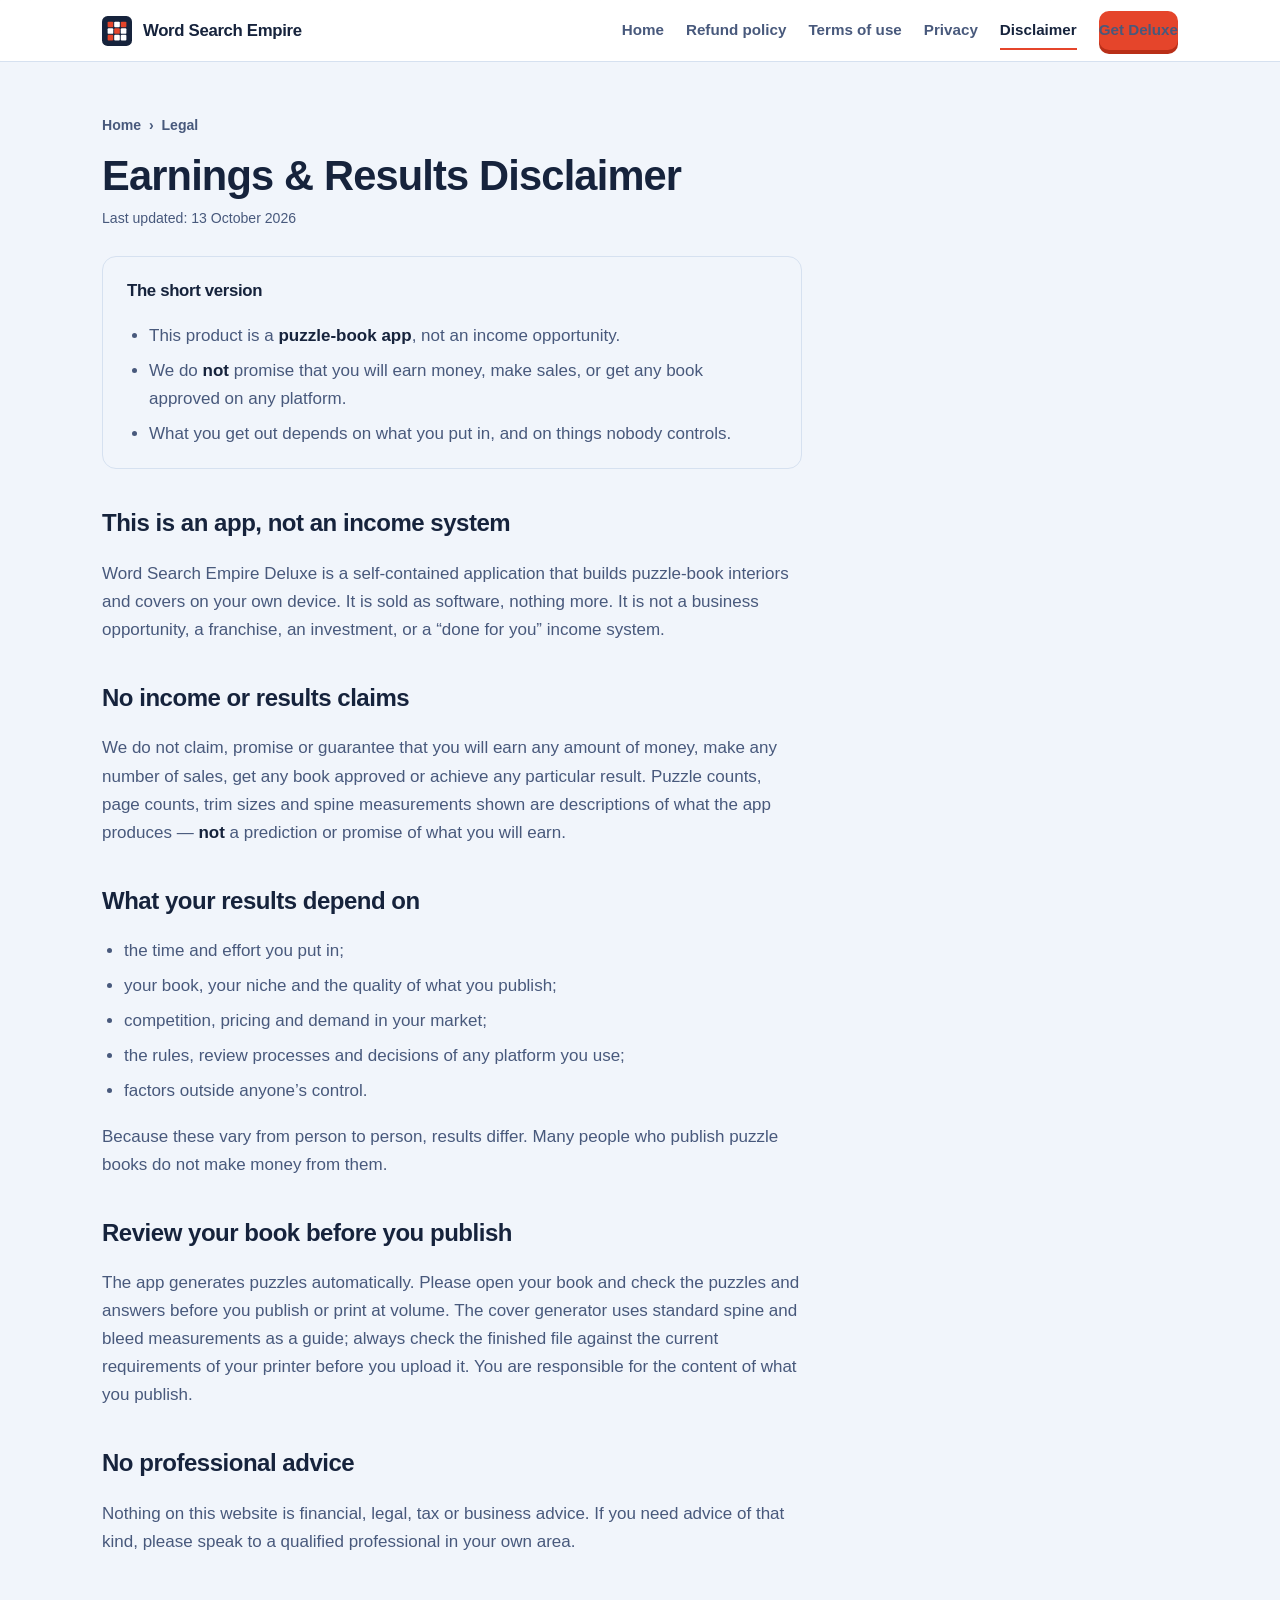
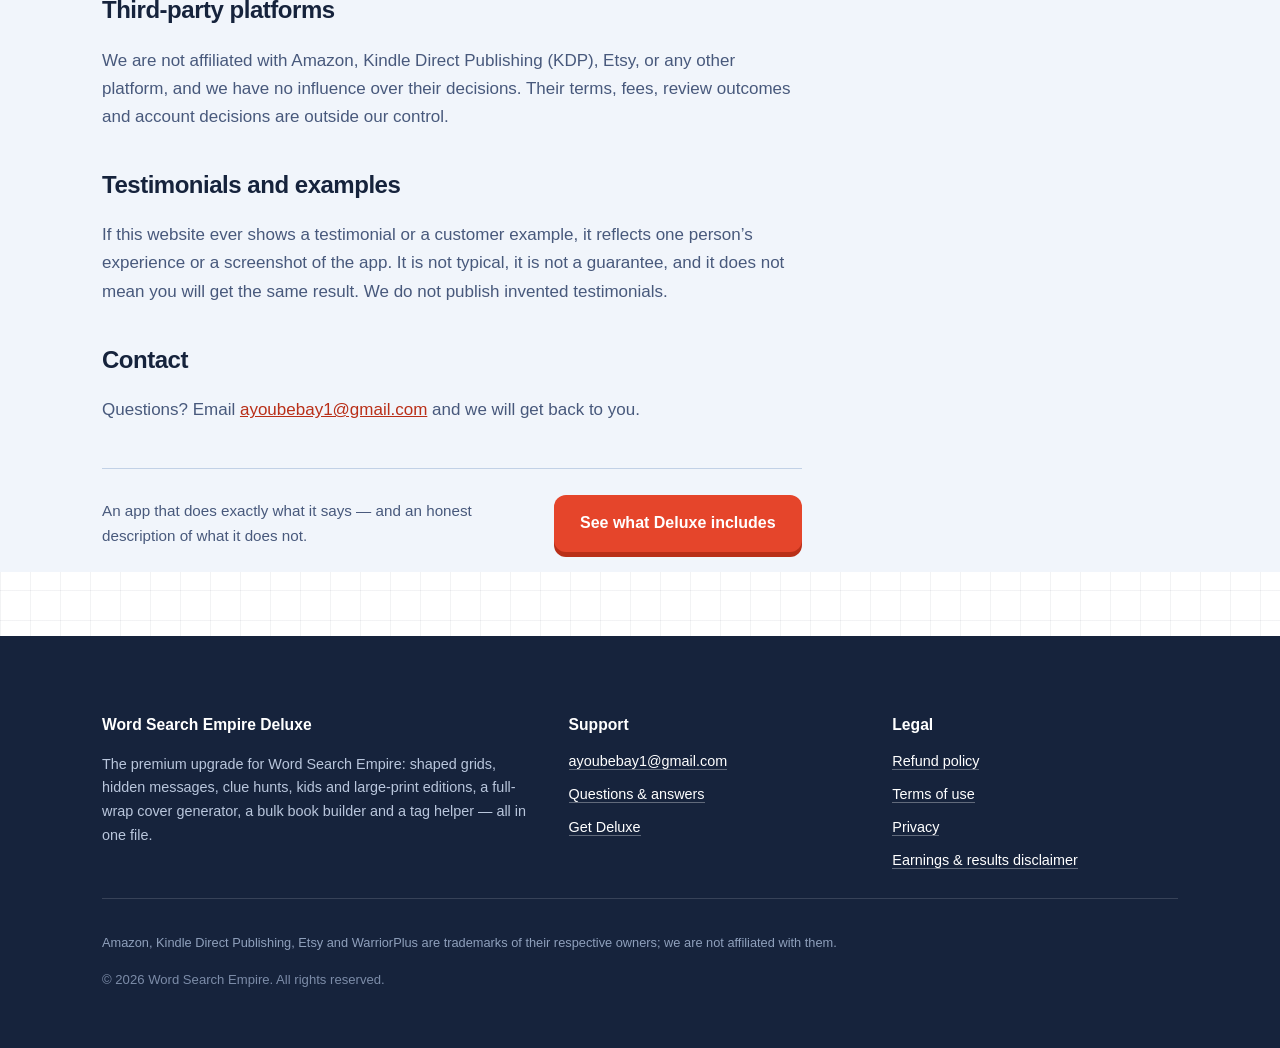
<file: deluxe/earnings-results-disclaimer.html>
<!DOCTYPE html>
<html lang="en-GB">
<head>
<meta charset="utf-8" />
<meta name="viewport" content="width=device-width, initial-scale=1" />
<title>Earnings &amp; Results Disclaimer — Word Search Empire Deluxe</title>
<meta name="description" content="Word Search Empire Deluxe is a puzzle-book app, not an income opportunity. No earnings or results are promised." />
<meta name="theme-color" content="#16233C" />
<link rel="icon" href="data:image/svg+xml,%3Csvg xmlns='http://www.w3.org/2000/svg' viewBox='0 0 32 32'%3E%3Crect width='32' height='32' rx='6' fill='%2316233C'/%3E%3Cg fill='%23E5452B'%3E%3Crect x='6' y='6' width='6' height='6' rx='1'/%3E%3Crect x='20' y='6' width='6' height='6' rx='1'/%3E%3Crect x='6' y='20' width='6' height='6' rx='1'/%3E%3Crect x='13' y='13' width='6' height='6' rx='1'/%3E%3C/g%3E%3Cg fill='%23fff'%3E%3Crect x='13' y='6' width='6' height='6' rx='1'/%3E%3Crect x='6' y='13' width='6' height='6' rx='1'/%3E%3Crect x='20' y='13' width='6' height='6' rx='1'/%3E%3Crect x='13' y='20' width='6' height='6' rx='1'/%3E%3Crect x='20' y='20' width='6' height='6' rx='1'/%3E%3C/g%3E%3C/svg%3E" />
<!-- Fonts are system fonts: these pages make no third-party requests. -->
<link rel="stylesheet" href="assets/legal.css" />
</head>
<body>

<header class="top">
  <div class="top-in">
    <a class="brand" href="index.html">
      <svg class="mark" viewBox="0 0 32 32" aria-hidden="true">
        <rect width="32" height="32" rx="6" fill="#16233C"/>
        <rect x="6" y="6" width="6" height="6" rx="1" fill="#E5452B"/>
        <rect x="20" y="6" width="6" height="6" rx="1" fill="#E5452B"/>
        <rect x="6" y="20" width="6" height="6" rx="1" fill="#E5452B"/>
        <rect x="13" y="13" width="6" height="6" rx="1" fill="#E5452B"/>
        <rect x="13" y="6" width="6" height="6" rx="1" fill="#fff"/>
        <rect x="6" y="13" width="6" height="6" rx="1" fill="#fff"/>
        <rect x="20" y="13" width="6" height="6" rx="1" fill="#fff"/>
        <rect x="13" y="20" width="6" height="6" rx="1" fill="#fff"/>
        <rect x="20" y="20" width="6" height="6" rx="1" fill="#fff"/>
      </svg>
      Word Search Empire
    </a>
    <nav class="topnav">
      <a href="index.html">Home</a>
      <a href="refund-policy.html">Refund policy</a>
      <a href="terms-of-use.html">Terms of use</a>
      <a href="privacy.html">Privacy</a>
      <a href="earnings-results-disclaimer.html" aria-current="page">Disclaimer</a>
      <a class="btn btn-sm" href="index.html#offer">Get Deluxe</a>
    </nav>
  </div>
</header>

<main>
<div class="docband docband-wash">
  <div class="wrap">
    <div class="doc">
      <p class="crumbs"><a href="index.html">Home</a> &nbsp;&rsaquo;&nbsp; Legal</p>
      <h1>Earnings &amp; Results Disclaimer</h1>
      <p class="updated">Last updated: 13 October 2026</p>
      <div class="tldr">
        <h2>The short version</h2>
        <ul>
          <li>This product is a <b>puzzle-book app</b>, not an income opportunity.</li>
          <li>We do <b>not</b> promise that you will earn money, make sales, or get any book approved on any platform.</li>
          <li>What you get out depends on what you put in, and on things nobody controls.</li>
        </ul>
      </div>

      <h2>This is an app, not an income system</h2>
      <p>Word Search Empire Deluxe is a self-contained application that builds puzzle-book interiors and covers on your own device. It is sold as software, nothing more. It is not a business opportunity, a franchise, an investment, or a &ldquo;done for you&rdquo; income system.</p>

      <h2>No income or results claims</h2>
      <p>We do not claim, promise or guarantee that you will earn any amount of money, make any number of sales, get any book approved or achieve any particular result. Puzzle counts, page counts, trim sizes and spine measurements shown are descriptions of what the app produces &mdash; <b>not</b> a prediction or promise of what you will earn.</p>

      <h2>What your results depend on</h2>
      <ul>
        <li>the time and effort you put in;</li>
        <li>your book, your niche and the quality of what you publish;</li>
        <li>competition, pricing and demand in your market;</li>
        <li>the rules, review processes and decisions of any platform you use;</li>
        <li>factors outside anyone&rsquo;s control.</li>
      </ul>
      <p>Because these vary from person to person, results differ. Many people who publish puzzle books do not make money from them.</p>

      <h2>Review your book before you publish</h2>
      <p>The app generates puzzles automatically. Please open your book and check the puzzles and answers before you publish or print at volume. The cover generator uses standard spine and bleed measurements as a guide; always check the finished file against the current requirements of your printer before you upload it. You are responsible for the content of what you publish.</p>

      <h2>No professional advice</h2>
      <p>Nothing on this website is financial, legal, tax or business advice. If you need advice of that kind, please speak to a qualified professional in your own area.</p>

      <h2>Third-party platforms</h2>
      <p>We are not affiliated with Amazon, Kindle Direct Publishing (KDP), Etsy, or any other platform, and we have no influence over their decisions. Their terms, fees, review outcomes and account decisions are outside our control.</p>

      <h2>Testimonials and examples</h2>
      <p>If this website ever shows a testimonial or a customer example, it reflects one person&rsquo;s experience or a screenshot of the app. It is not typical, it is not a guarantee, and it does not mean you will get the same result. We do not publish invented testimonials.</p>

      <h2>Contact</h2>
      <p>Questions? Email <a href="mailto:ayoubebay1@gmail.com" data-support>ayoubebay1@gmail.com</a> and we will get back to you.</p>

      <div class="backcta">
        <p>An app that does exactly what it says &mdash; and an honest description of what it does not.</p>
        <a class="btn" href="index.html#offer">See what Deluxe includes</a>
      </div>
    </div>
  </div>
</div>
</main>

<footer>
  <div class="wrap">
    <div class="foot-grid">
      <div>
        <h4>Word Search Empire Deluxe</h4>
        <p style="margin-bottom:0">The premium upgrade for Word Search Empire: shaped grids, hidden messages, clue hunts, kids and large-print editions, a full-wrap cover generator, a bulk book builder and a tag helper &mdash; all in one file.</p>
      </div>
      <div>
        <h4>Support</h4>
        <ul>
          <li><a href="mailto:ayoubebay1@gmail.com" data-support>ayoubebay1@gmail.com</a></li>
          <li><a href="index.html#faq">Questions &amp; answers</a></li>
          <li><a href="index.html#offer">Get Deluxe</a></li>
        </ul>
      </div>
      <div>
        <h4>Legal</h4>
        <ul>
          <li><a href="refund-policy.html">Refund policy</a></li>
          <li><a href="terms-of-use.html">Terms of use</a></li>
          <li><a href="privacy.html">Privacy</a></li>
          <li><a href="earnings-results-disclaimer.html">Earnings &amp; results disclaimer</a></li>
        </ul>
      </div>
    </div>
    <div class="disc">
      <p>Amazon, Kindle Direct Publishing, Etsy and WarriorPlus are trademarks of their respective owners; we are not affiliated with them.</p>
    </div>
    <p class="copyright">&copy; <span id="year">2026</span> Word Search Empire. All rights reserved.</p>
  </div>
</footer>

<script>
(function () {
  /* EDIT THIS ONE LINE to your real support address. */
  var SUPPORT_EMAIL = "ayoubebay1@gmail.com";
  Array.prototype.forEach.call(document.querySelectorAll("[data-support]"), function (el) {
    el.textContent = SUPPORT_EMAIL;
    el.setAttribute("href", "mailto:" + SUPPORT_EMAIL);
  });
  var y = document.getElementById("year");
  if (y) y.textContent = String(new Date().getFullYear());
})();
</script>
</body>
</html>
</file>
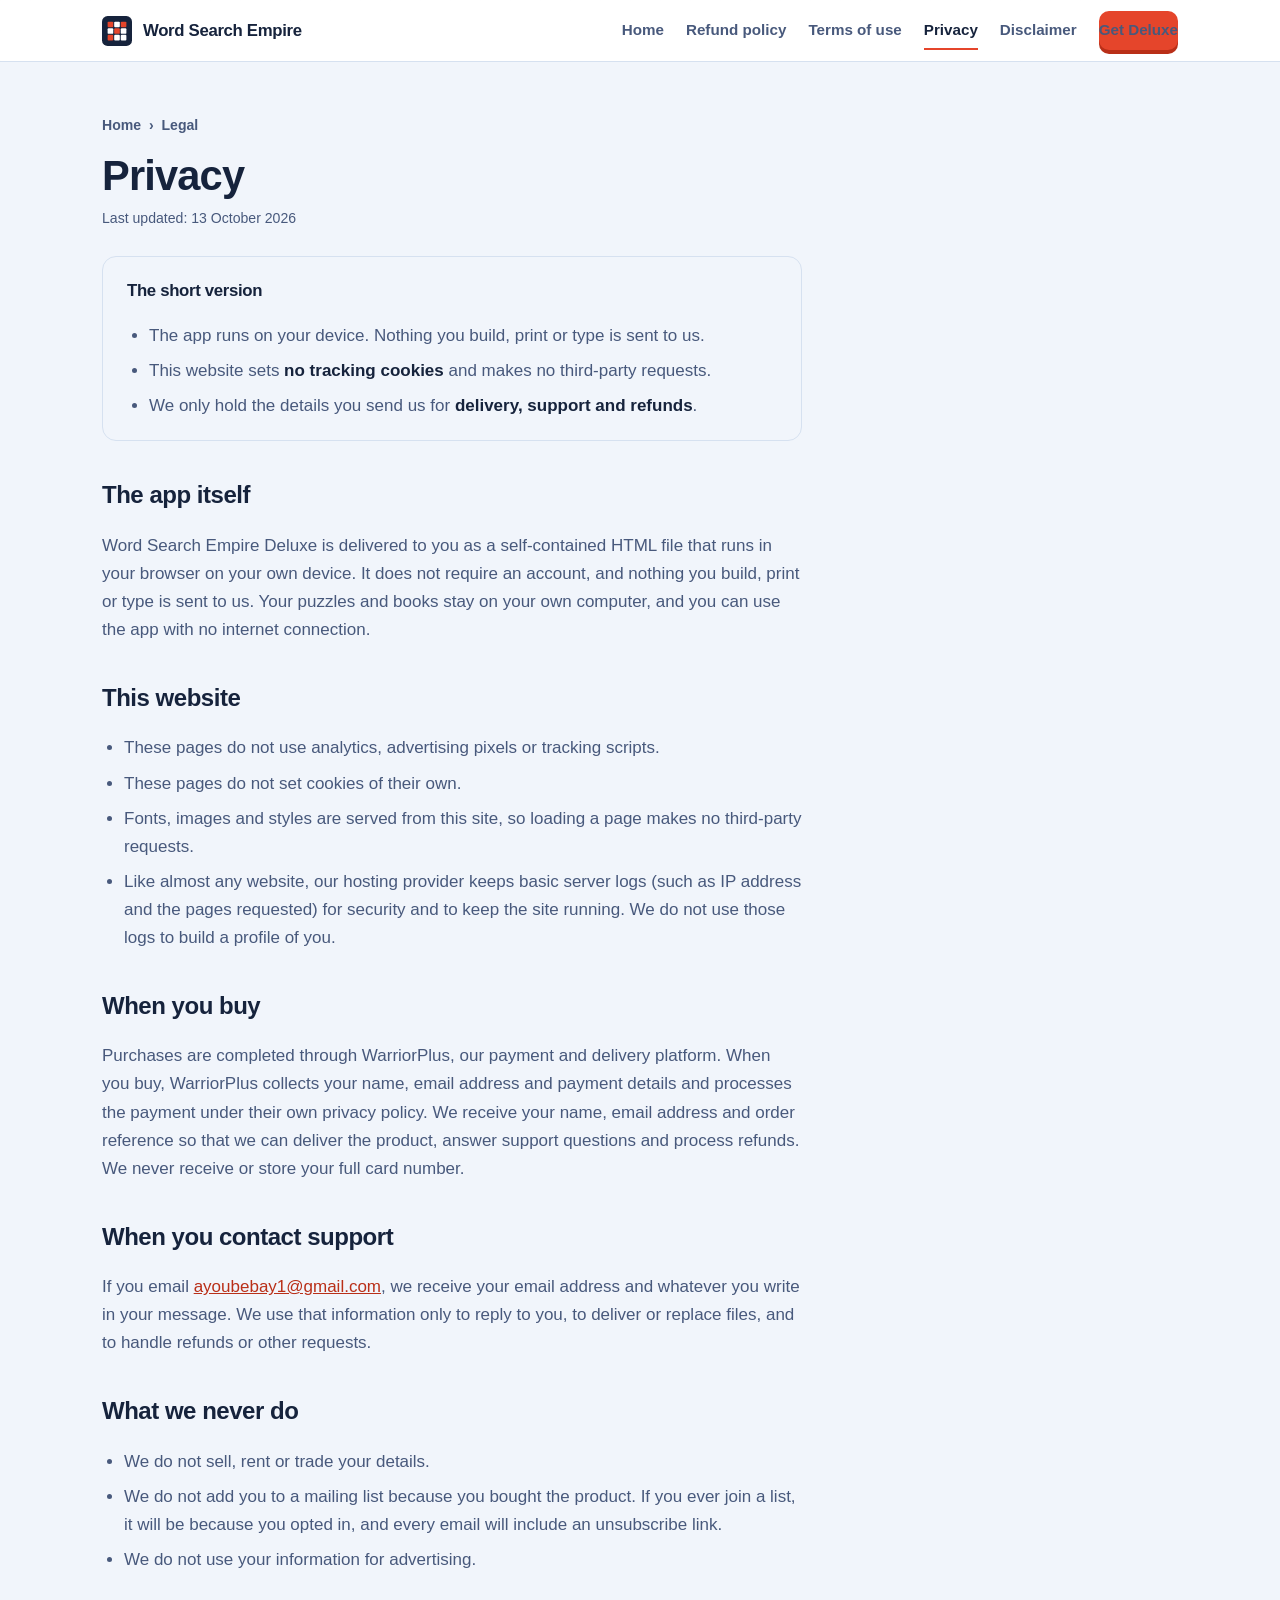
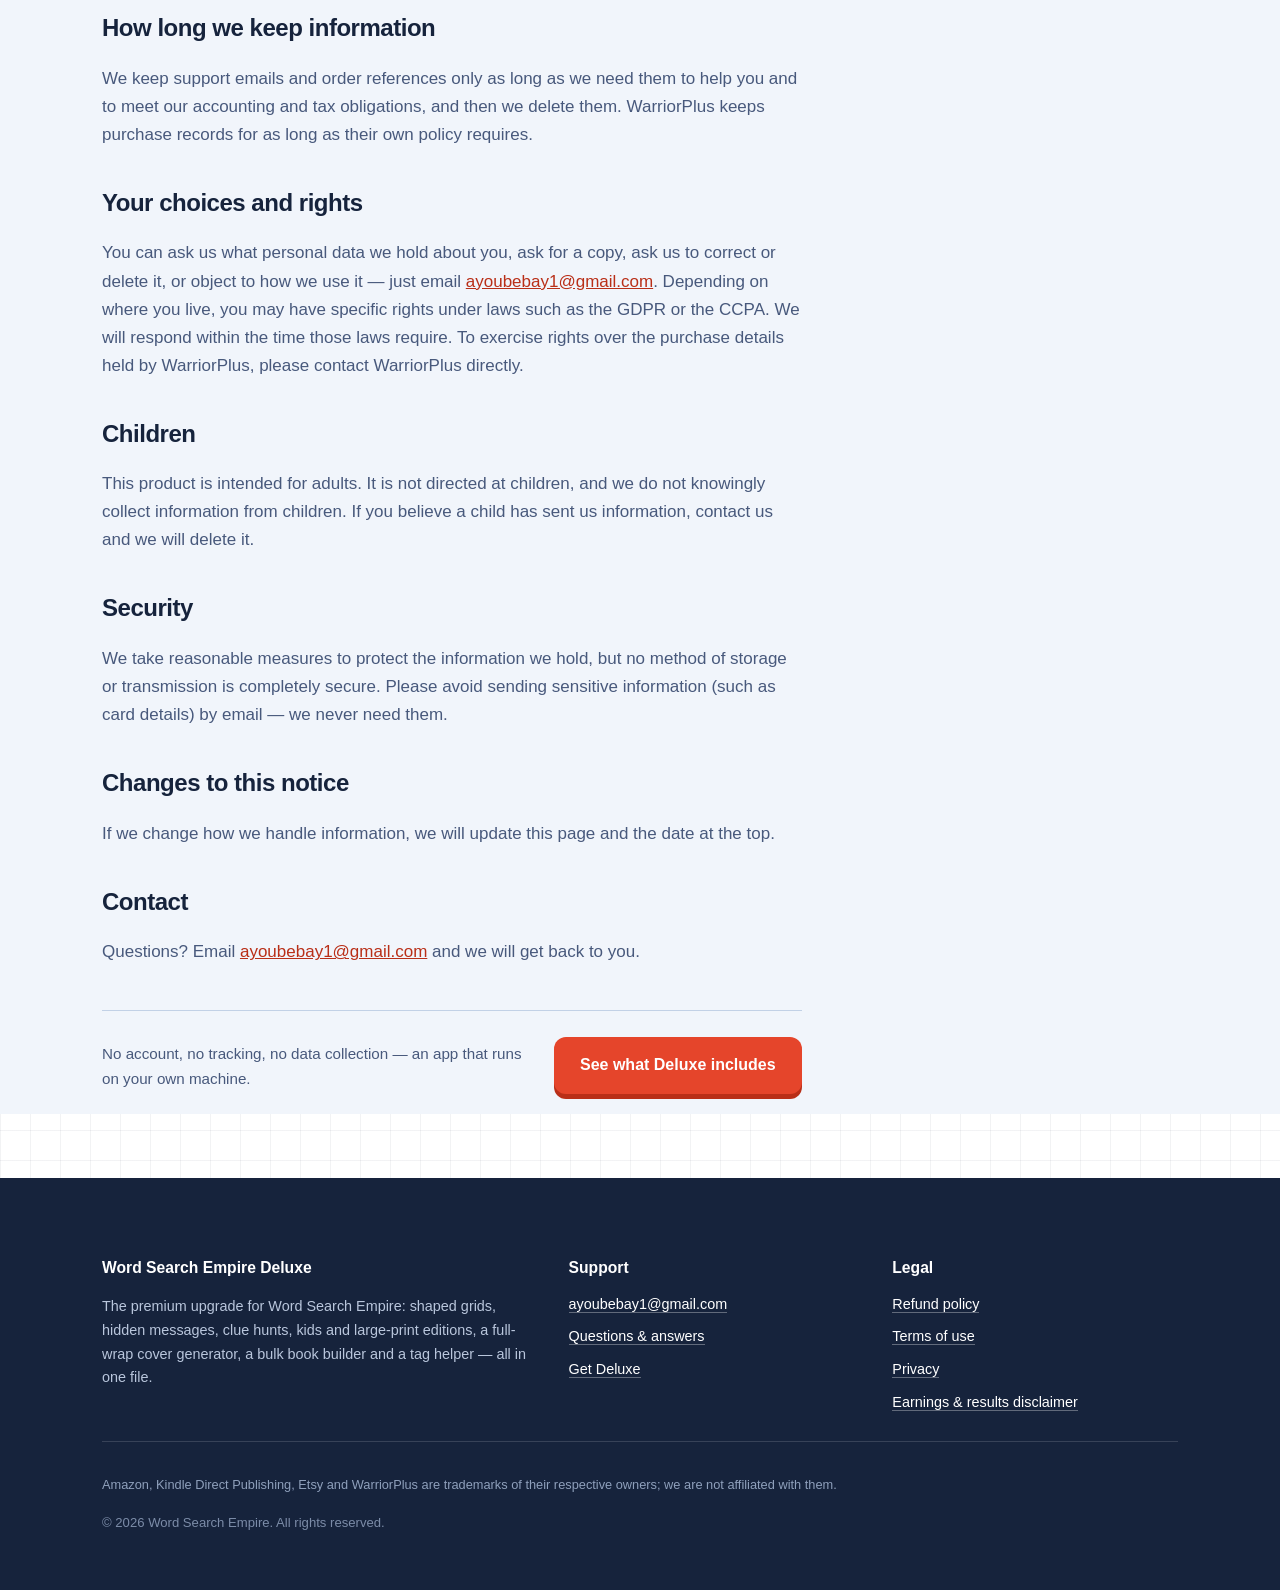
<file: deluxe/privacy.html>
<!DOCTYPE html>
<html lang="en-GB">
<head>
<meta charset="utf-8" />
<meta name="viewport" content="width=device-width, initial-scale=1" />
<title>Privacy — Word Search Empire Deluxe</title>
<meta name="description" content="The privacy notice for Word Search Empire Deluxe: the app runs on your device, and this site makes no third-party requests." />
<meta name="theme-color" content="#16233C" />
<link rel="icon" href="data:image/svg+xml,%3Csvg xmlns='http://www.w3.org/2000/svg' viewBox='0 0 32 32'%3E%3Crect width='32' height='32' rx='6' fill='%2316233C'/%3E%3Cg fill='%23E5452B'%3E%3Crect x='6' y='6' width='6' height='6' rx='1'/%3E%3Crect x='20' y='6' width='6' height='6' rx='1'/%3E%3Crect x='6' y='20' width='6' height='6' rx='1'/%3E%3Crect x='13' y='13' width='6' height='6' rx='1'/%3E%3C/g%3E%3Cg fill='%23fff'%3E%3Crect x='13' y='6' width='6' height='6' rx='1'/%3E%3Crect x='6' y='13' width='6' height='6' rx='1'/%3E%3Crect x='20' y='13' width='6' height='6' rx='1'/%3E%3Crect x='13' y='20' width='6' height='6' rx='1'/%3E%3Crect x='20' y='20' width='6' height='6' rx='1'/%3E%3C/g%3E%3C/svg%3E" />
<!-- Fonts are system fonts: these pages make no third-party requests. -->
<link rel="stylesheet" href="assets/legal.css" />
</head>
<body>

<header class="top">
  <div class="top-in">
    <a class="brand" href="index.html">
      <svg class="mark" viewBox="0 0 32 32" aria-hidden="true">
        <rect width="32" height="32" rx="6" fill="#16233C"/>
        <rect x="6" y="6" width="6" height="6" rx="1" fill="#E5452B"/>
        <rect x="20" y="6" width="6" height="6" rx="1" fill="#E5452B"/>
        <rect x="6" y="20" width="6" height="6" rx="1" fill="#E5452B"/>
        <rect x="13" y="13" width="6" height="6" rx="1" fill="#E5452B"/>
        <rect x="13" y="6" width="6" height="6" rx="1" fill="#fff"/>
        <rect x="6" y="13" width="6" height="6" rx="1" fill="#fff"/>
        <rect x="20" y="13" width="6" height="6" rx="1" fill="#fff"/>
        <rect x="13" y="20" width="6" height="6" rx="1" fill="#fff"/>
        <rect x="20" y="20" width="6" height="6" rx="1" fill="#fff"/>
      </svg>
      Word Search Empire
    </a>
    <nav class="topnav">
      <a href="index.html">Home</a>
      <a href="refund-policy.html">Refund policy</a>
      <a href="terms-of-use.html">Terms of use</a>
      <a href="privacy.html" aria-current="page">Privacy</a>
      <a href="earnings-results-disclaimer.html">Disclaimer</a>
      <a class="btn btn-sm" href="index.html#offer">Get Deluxe</a>
    </nav>
  </div>
</header>

<main>
<div class="docband docband-wash">
  <div class="wrap">
    <div class="doc">
      <p class="crumbs"><a href="index.html">Home</a> &nbsp;&rsaquo;&nbsp; Legal</p>
      <h1>Privacy</h1>
      <p class="updated">Last updated: 13 October 2026</p>
      <div class="tldr">
        <h2>The short version</h2>
        <ul>
          <li>The app runs on your device. Nothing you build, print or type is sent to us.</li>
          <li>This website sets <b>no tracking cookies</b> and makes no third-party requests.</li>
          <li>We only hold the details you send us for <b>delivery, support and refunds</b>.</li>
        </ul>
      </div>

      <h2>The app itself</h2>
      <p>Word Search Empire Deluxe is delivered to you as a self-contained HTML file that runs in your browser on your own device. It does not require an account, and nothing you build, print or type is sent to us. Your puzzles and books stay on your own computer, and you can use the app with no internet connection.</p>

      <h2>This website</h2>
      <ul>
        <li>These pages do not use analytics, advertising pixels or tracking scripts.</li>
        <li>These pages do not set cookies of their own.</li>
        <li>Fonts, images and styles are served from this site, so loading a page makes no third-party requests.</li>
        <li>Like almost any website, our hosting provider keeps basic server logs (such as IP address and the pages requested) for security and to keep the site running. We do not use those logs to build a profile of you.</li>
      </ul>

      <h2>When you buy</h2>
      <p>Purchases are completed through WarriorPlus, our payment and delivery platform. When you buy, WarriorPlus collects your name, email address and payment details and processes the payment under their own privacy policy. We receive your name, email address and order reference so that we can deliver the product, answer support questions and process refunds. We never receive or store your full card number.</p>

      <h2>When you contact support</h2>
      <p>If you email <a href="mailto:ayoubebay1@gmail.com" data-support>ayoubebay1@gmail.com</a>, we receive your email address and whatever you write in your message. We use that information only to reply to you, to deliver or replace files, and to handle refunds or other requests.</p>

      <h2>What we never do</h2>
      <ul>
        <li>We do not sell, rent or trade your details.</li>
        <li>We do not add you to a mailing list because you bought the product. If you ever join a list, it will be because you opted in, and every email will include an unsubscribe link.</li>
        <li>We do not use your information for advertising.</li>
      </ul>

      <h2>How long we keep information</h2>
      <p>We keep support emails and order references only as long as we need them to help you and to meet our accounting and tax obligations, and then we delete them. WarriorPlus keeps purchase records for as long as their own policy requires.</p>

      <h2>Your choices and rights</h2>
      <p>You can ask us what personal data we hold about you, ask for a copy, ask us to correct or delete it, or object to how we use it &mdash; just email <a href="mailto:ayoubebay1@gmail.com" data-support>ayoubebay1@gmail.com</a>. Depending on where you live, you may have specific rights under laws such as the GDPR or the CCPA. We will respond within the time those laws require. To exercise rights over the purchase details held by WarriorPlus, please contact WarriorPlus directly.</p>

      <h2>Children</h2>
      <p>This product is intended for adults. It is not directed at children, and we do not knowingly collect information from children. If you believe a child has sent us information, contact us and we will delete it.</p>

      <h2>Security</h2>
      <p>We take reasonable measures to protect the information we hold, but no method of storage or transmission is completely secure. Please avoid sending sensitive information (such as card details) by email &mdash; we never need them.</p>

      <h2>Changes to this notice</h2>
      <p>If we change how we handle information, we will update this page and the date at the top.</p>

      <h2>Contact</h2>
      <p>Questions? Email <a href="mailto:ayoubebay1@gmail.com" data-support>ayoubebay1@gmail.com</a> and we will get back to you.</p>

      <div class="backcta">
        <p>No account, no tracking, no data collection &mdash; an app that runs on your own machine.</p>
        <a class="btn" href="index.html#offer">See what Deluxe includes</a>
      </div>
    </div>
  </div>
</div>
</main>

<footer>
  <div class="wrap">
    <div class="foot-grid">
      <div>
        <h4>Word Search Empire Deluxe</h4>
        <p style="margin-bottom:0">The premium upgrade for Word Search Empire: shaped grids, hidden messages, clue hunts, kids and large-print editions, a full-wrap cover generator, a bulk book builder and a tag helper &mdash; all in one file.</p>
      </div>
      <div>
        <h4>Support</h4>
        <ul>
          <li><a href="mailto:ayoubebay1@gmail.com" data-support>ayoubebay1@gmail.com</a></li>
          <li><a href="index.html#faq">Questions &amp; answers</a></li>
          <li><a href="index.html#offer">Get Deluxe</a></li>
        </ul>
      </div>
      <div>
        <h4>Legal</h4>
        <ul>
          <li><a href="refund-policy.html">Refund policy</a></li>
          <li><a href="terms-of-use.html">Terms of use</a></li>
          <li><a href="privacy.html">Privacy</a></li>
          <li><a href="earnings-results-disclaimer.html">Earnings &amp; results disclaimer</a></li>
        </ul>
      </div>
    </div>
    <div class="disc">
      <p>Amazon, Kindle Direct Publishing, Etsy and WarriorPlus are trademarks of their respective owners; we are not affiliated with them.</p>
    </div>
    <p class="copyright">&copy; <span id="year">2026</span> Word Search Empire. All rights reserved.</p>
  </div>
</footer>

<script>
(function () {
  /* EDIT THIS ONE LINE to your real support address. */
  var SUPPORT_EMAIL = "ayoubebay1@gmail.com";
  Array.prototype.forEach.call(document.querySelectorAll("[data-support]"), function (el) {
    el.textContent = SUPPORT_EMAIL;
    el.setAttribute("href", "mailto:" + SUPPORT_EMAIL);
  });
  var y = document.getElementById("year");
  if (y) y.textContent = String(new Date().getFullYear());
})();
</script>
</body>
</html>
</file>
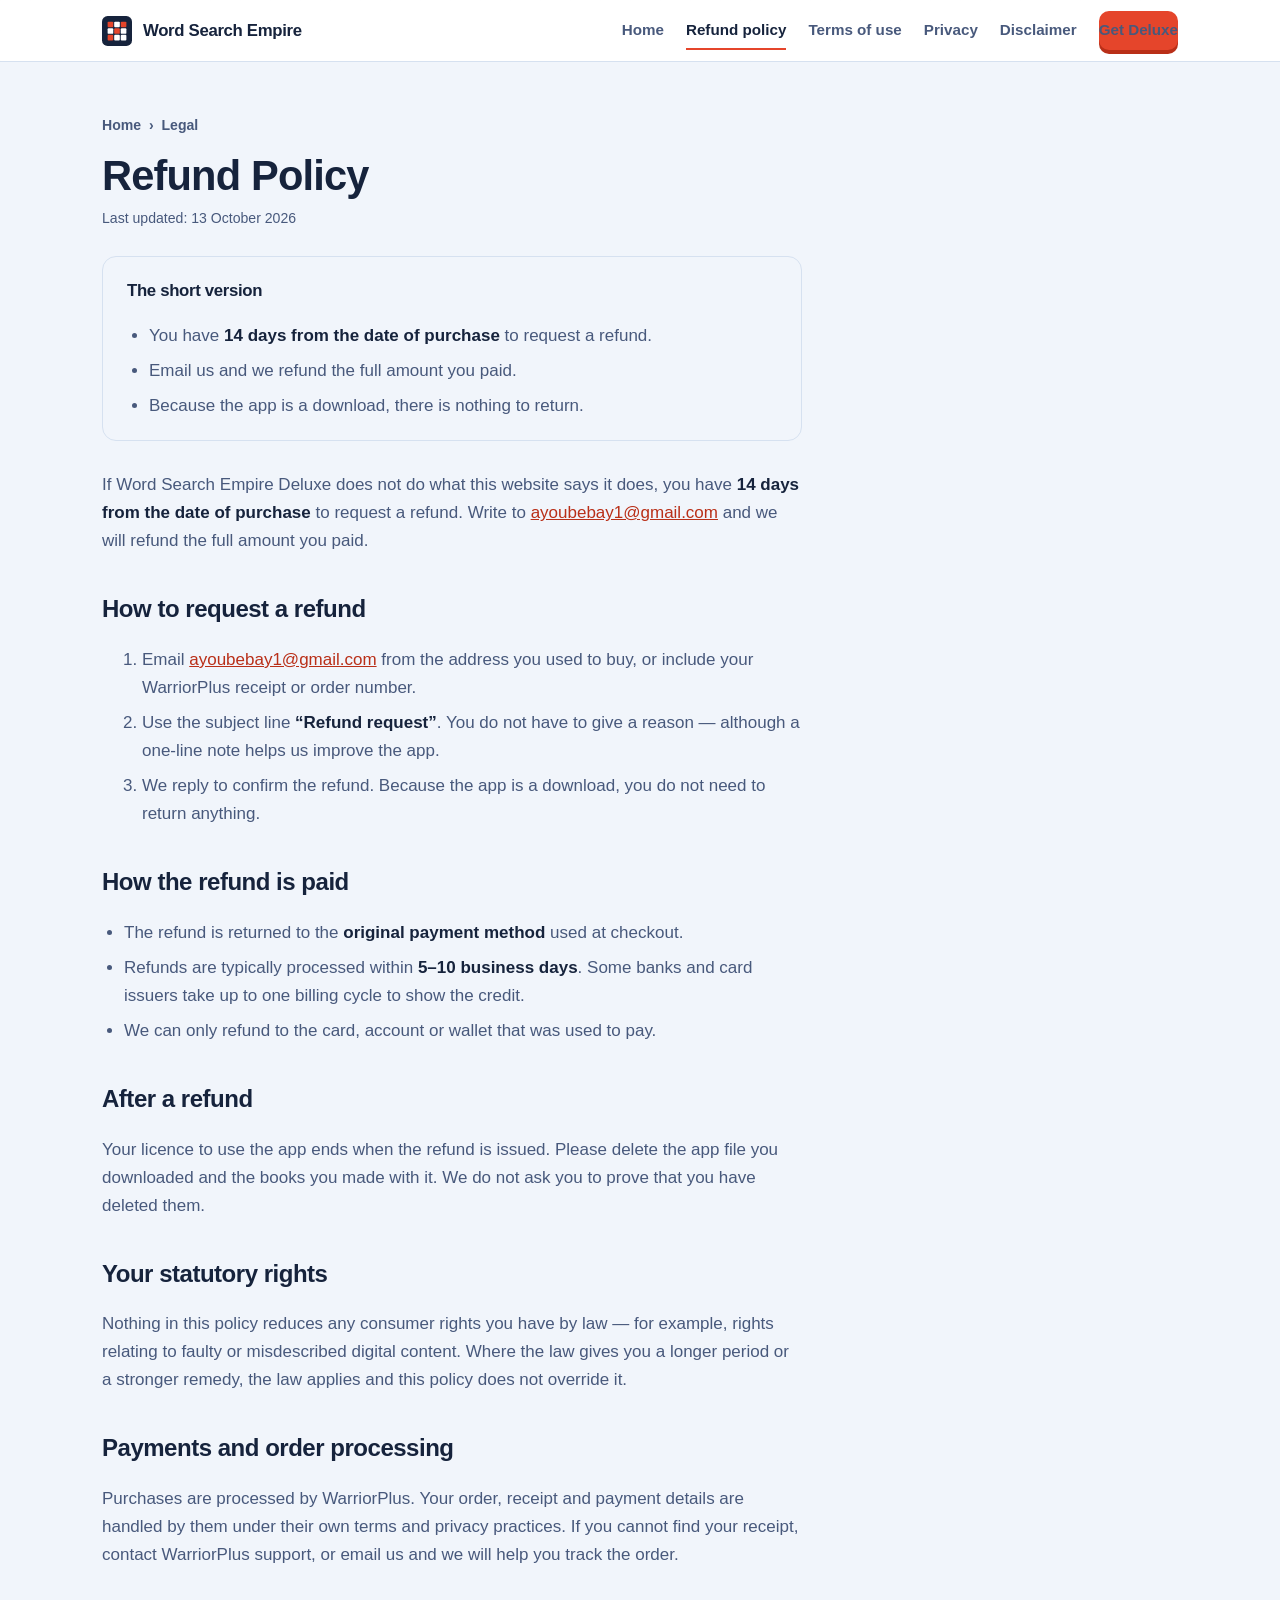
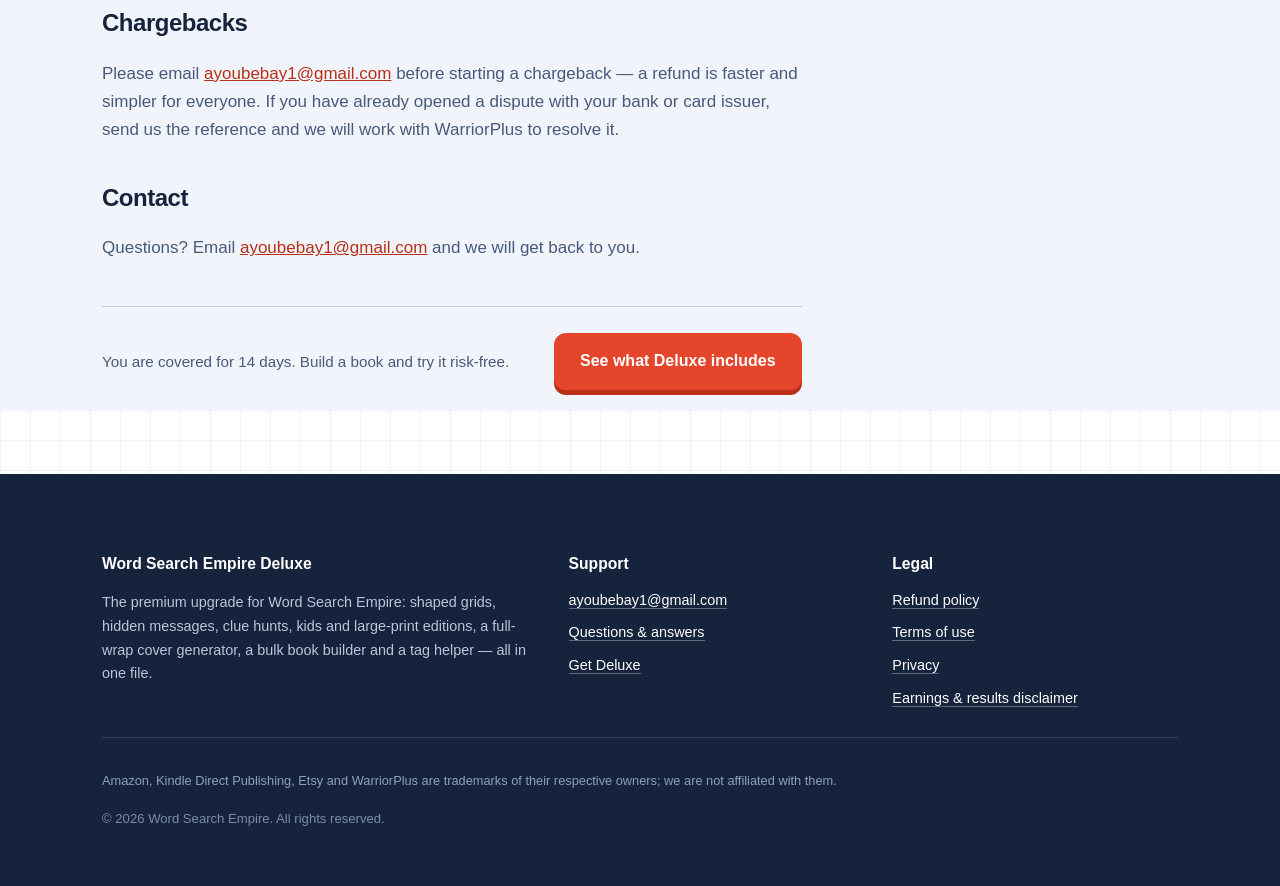
<file: deluxe/refund-policy.html>
<!DOCTYPE html>
<html lang="en-GB">
<head>
<meta charset="utf-8" />
<meta name="viewport" content="width=device-width, initial-scale=1" />
<title>Refund Policy — Word Search Empire Deluxe</title>
<meta name="description" content="Word Search Empire Deluxe comes with a 14-day refund window. Here is how to request a refund." />
<meta name="theme-color" content="#16233C" />
<link rel="icon" href="data:image/svg+xml,%3Csvg xmlns='http://www.w3.org/2000/svg' viewBox='0 0 32 32'%3E%3Crect width='32' height='32' rx='6' fill='%2316233C'/%3E%3Cg fill='%23E5452B'%3E%3Crect x='6' y='6' width='6' height='6' rx='1'/%3E%3Crect x='20' y='6' width='6' height='6' rx='1'/%3E%3Crect x='6' y='20' width='6' height='6' rx='1'/%3E%3Crect x='13' y='13' width='6' height='6' rx='1'/%3E%3C/g%3E%3Cg fill='%23fff'%3E%3Crect x='13' y='6' width='6' height='6' rx='1'/%3E%3Crect x='6' y='13' width='6' height='6' rx='1'/%3E%3Crect x='20' y='13' width='6' height='6' rx='1'/%3E%3Crect x='13' y='20' width='6' height='6' rx='1'/%3E%3Crect x='20' y='20' width='6' height='6' rx='1'/%3E%3C/g%3E%3C/svg%3E" />
<!-- Fonts are system fonts: these pages make no third-party requests. -->
<link rel="stylesheet" href="assets/legal.css" />
</head>
<body>

<header class="top">
  <div class="top-in">
    <a class="brand" href="index.html">
      <svg class="mark" viewBox="0 0 32 32" aria-hidden="true">
        <rect width="32" height="32" rx="6" fill="#16233C"/>
        <rect x="6" y="6" width="6" height="6" rx="1" fill="#E5452B"/>
        <rect x="20" y="6" width="6" height="6" rx="1" fill="#E5452B"/>
        <rect x="6" y="20" width="6" height="6" rx="1" fill="#E5452B"/>
        <rect x="13" y="13" width="6" height="6" rx="1" fill="#E5452B"/>
        <rect x="13" y="6" width="6" height="6" rx="1" fill="#fff"/>
        <rect x="6" y="13" width="6" height="6" rx="1" fill="#fff"/>
        <rect x="20" y="13" width="6" height="6" rx="1" fill="#fff"/>
        <rect x="13" y="20" width="6" height="6" rx="1" fill="#fff"/>
        <rect x="20" y="20" width="6" height="6" rx="1" fill="#fff"/>
      </svg>
      Word Search Empire
    </a>
    <nav class="topnav">
      <a href="index.html">Home</a>
      <a href="refund-policy.html" aria-current="page">Refund policy</a>
      <a href="terms-of-use.html">Terms of use</a>
      <a href="privacy.html">Privacy</a>
      <a href="earnings-results-disclaimer.html">Disclaimer</a>
      <a class="btn btn-sm" href="index.html#offer">Get Deluxe</a>
    </nav>
  </div>
</header>

<main>
<div class="docband docband-wash">
  <div class="wrap">
    <div class="doc">
      <p class="crumbs"><a href="index.html">Home</a> &nbsp;&rsaquo;&nbsp; Legal</p>
      <h1>Refund Policy</h1>
      <p class="updated">Last updated: 13 October 2026</p>
      <div class="tldr">
        <h2>The short version</h2>
        <ul>
          <li>You have <b>14 days from the date of purchase</b> to request a refund.</li>
          <li>Email us and we refund the full amount you paid.</li>
          <li>Because the app is a download, there is nothing to return.</li>
        </ul>
      </div>

      <p>If Word Search Empire Deluxe does not do what this website says it does, you have <b>14 days from the date of purchase</b> to request a refund. Write to <a href="mailto:ayoubebay1@gmail.com" data-support>ayoubebay1@gmail.com</a> and we will refund the full amount you paid.</p>

      <h2>How to request a refund</h2>
      <ol>
        <li>Email <a href="mailto:ayoubebay1@gmail.com" data-support>ayoubebay1@gmail.com</a> from the address you used to buy, or include your WarriorPlus receipt or order number.</li>
        <li>Use the subject line <b>&ldquo;Refund request&rdquo;</b>. You do not have to give a reason &mdash; although a one-line note helps us improve the app.</li>
        <li>We reply to confirm the refund. Because the app is a download, you do not need to return anything.</li>
      </ol>

      <h2>How the refund is paid</h2>
      <ul>
        <li>The refund is returned to the <b>original payment method</b> used at checkout.</li>
        <li>Refunds are typically processed within <b>5&ndash;10 business days</b>. Some banks and card issuers take up to one billing cycle to show the credit.</li>
        <li>We can only refund to the card, account or wallet that was used to pay.</li>
      </ul>

      <h2>After a refund</h2>
      <p>Your licence to use the app ends when the refund is issued. Please delete the app file you downloaded and the books you made with it. We do not ask you to prove that you have deleted them.</p>

      <h2>Your statutory rights</h2>
      <p>Nothing in this policy reduces any consumer rights you have by law &mdash; for example, rights relating to faulty or misdescribed digital content. Where the law gives you a longer period or a stronger remedy, the law applies and this policy does not override it.</p>

      <h2>Payments and order processing</h2>
      <p>Purchases are processed by WarriorPlus. Your order, receipt and payment details are handled by them under their own terms and privacy practices. If you cannot find your receipt, contact WarriorPlus support, or email us and we will help you track the order.</p>

      <h2>Chargebacks</h2>
      <p>Please email <a href="mailto:ayoubebay1@gmail.com" data-support>ayoubebay1@gmail.com</a> before starting a chargeback &mdash; a refund is faster and simpler for everyone. If you have already opened a dispute with your bank or card issuer, send us the reference and we will work with WarriorPlus to resolve it.</p>

      <h2>Contact</h2>
      <p>Questions? Email <a href="mailto:ayoubebay1@gmail.com" data-support>ayoubebay1@gmail.com</a> and we will get back to you.</p>

      <div class="backcta">
        <p>You are covered for 14 days. Build a book and try it risk-free.</p>
        <a class="btn" href="index.html#offer">See what Deluxe includes</a>
      </div>
    </div>
  </div>
</div>
</main>

<footer>
  <div class="wrap">
    <div class="foot-grid">
      <div>
        <h4>Word Search Empire Deluxe</h4>
        <p style="margin-bottom:0">The premium upgrade for Word Search Empire: shaped grids, hidden messages, clue hunts, kids and large-print editions, a full-wrap cover generator, a bulk book builder and a tag helper &mdash; all in one file.</p>
      </div>
      <div>
        <h4>Support</h4>
        <ul>
          <li><a href="mailto:ayoubebay1@gmail.com" data-support>ayoubebay1@gmail.com</a></li>
          <li><a href="index.html#faq">Questions &amp; answers</a></li>
          <li><a href="index.html#offer">Get Deluxe</a></li>
        </ul>
      </div>
      <div>
        <h4>Legal</h4>
        <ul>
          <li><a href="refund-policy.html">Refund policy</a></li>
          <li><a href="terms-of-use.html">Terms of use</a></li>
          <li><a href="privacy.html">Privacy</a></li>
          <li><a href="earnings-results-disclaimer.html">Earnings &amp; results disclaimer</a></li>
        </ul>
      </div>
    </div>
    <div class="disc">
      <p>Amazon, Kindle Direct Publishing, Etsy and WarriorPlus are trademarks of their respective owners; we are not affiliated with them.</p>
    </div>
    <p class="copyright">&copy; <span id="year">2026</span> Word Search Empire. All rights reserved.</p>
  </div>
</footer>

<script>
(function () {
  /* EDIT THIS ONE LINE to your real support address. */
  var SUPPORT_EMAIL = "ayoubebay1@gmail.com";
  Array.prototype.forEach.call(document.querySelectorAll("[data-support]"), function (el) {
    el.textContent = SUPPORT_EMAIL;
    el.setAttribute("href", "mailto:" + SUPPORT_EMAIL);
  });
  var y = document.getElementById("year");
  if (y) y.textContent = String(new Date().getFullYear());
})();
</script>
</body>
</html>
</file>
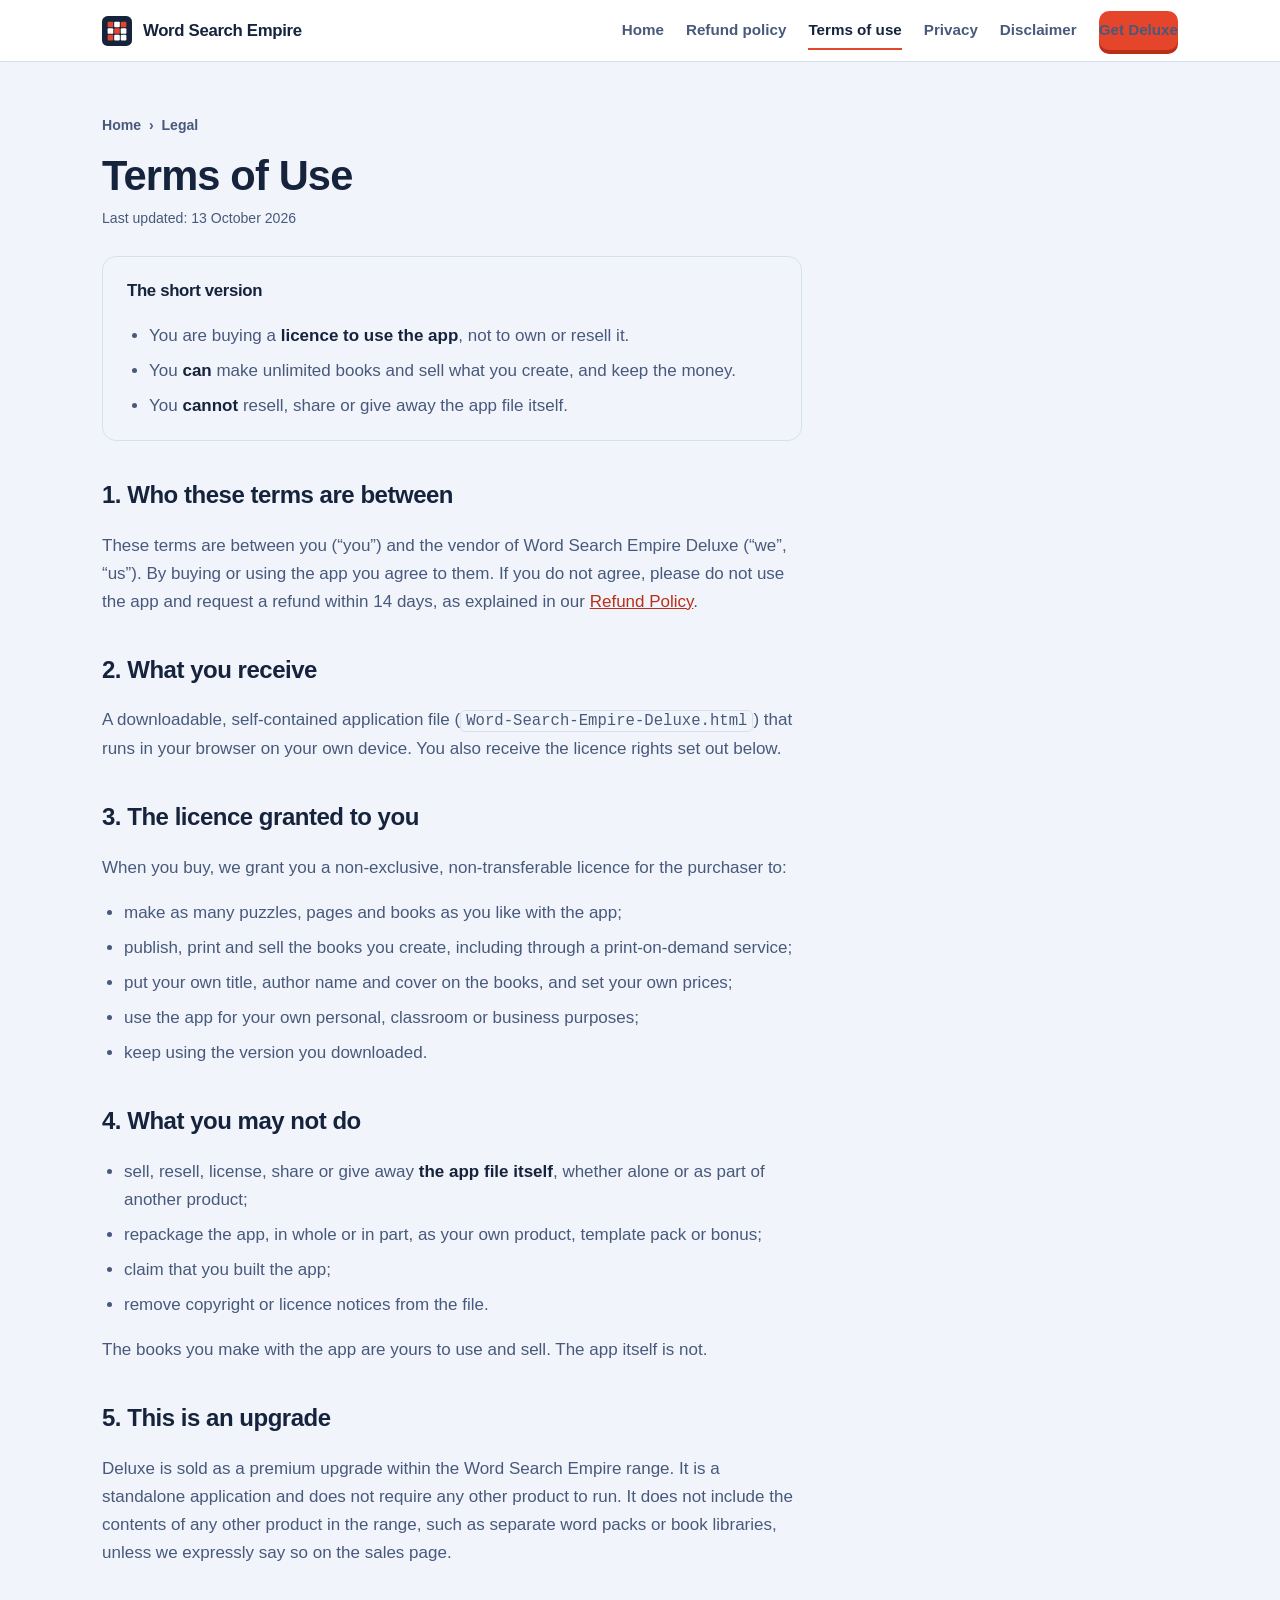
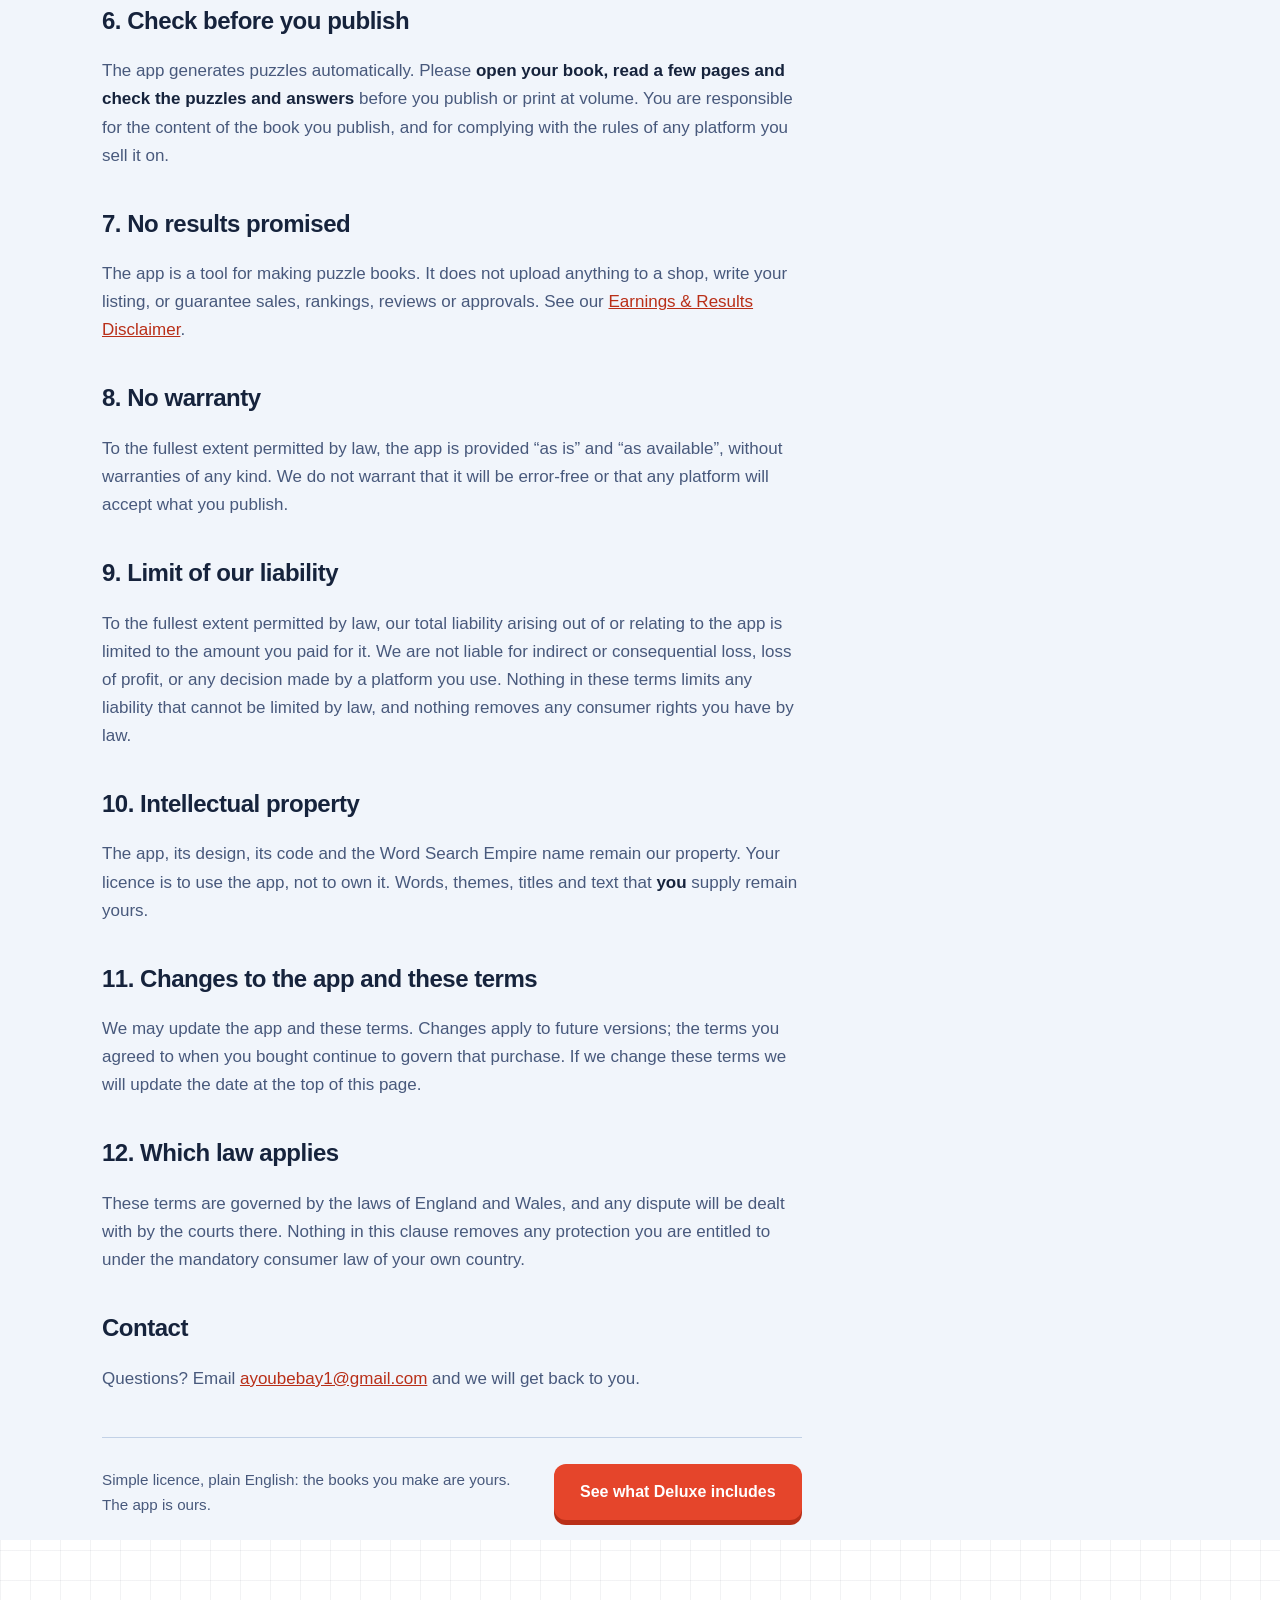
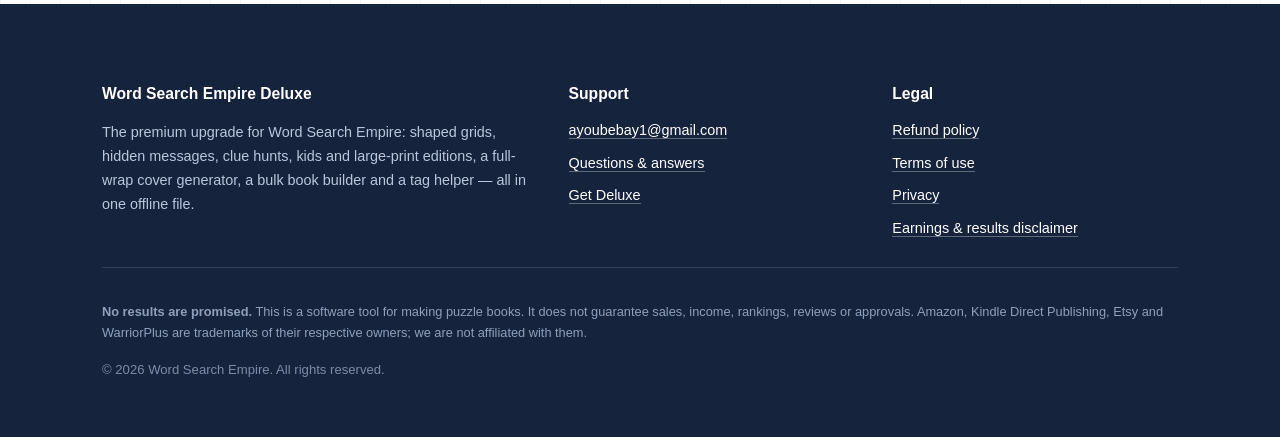
<file: deluxe/terms-of-use.html>
<!DOCTYPE html>
<html lang="en-GB">
<head>
<meta charset="utf-8" />
<meta name="viewport" content="width=device-width, initial-scale=1" />
<title>Terms of Use — Word Search Empire Deluxe</title>
<meta name="description" content="The licence and terms of use for Word Search Empire Deluxe: what you may do with the app and the books you create, and what you may not do." />
<meta name="theme-color" content="#16233C" />
<link rel="icon" href="data:image/svg+xml,%3Csvg xmlns='http://www.w3.org/2000/svg' viewBox='0 0 32 32'%3E%3Crect width='32' height='32' rx='6' fill='%2316233C'/%3E%3Cg fill='%23E5452B'%3E%3Crect x='6' y='6' width='6' height='6' rx='1'/%3E%3Crect x='20' y='6' width='6' height='6' rx='1'/%3E%3Crect x='6' y='20' width='6' height='6' rx='1'/%3E%3Crect x='13' y='13' width='6' height='6' rx='1'/%3E%3C/g%3E%3Cg fill='%23fff'%3E%3Crect x='13' y='6' width='6' height='6' rx='1'/%3E%3Crect x='6' y='13' width='6' height='6' rx='1'/%3E%3Crect x='20' y='13' width='6' height='6' rx='1'/%3E%3Crect x='13' y='20' width='6' height='6' rx='1'/%3E%3Crect x='20' y='20' width='6' height='6' rx='1'/%3E%3C/g%3E%3C/svg%3E" />
<!-- Fonts are system fonts: these pages make no third-party requests. -->
<link rel="stylesheet" href="assets/legal.css" />
</head>
<body>

<header class="top">
  <div class="top-in">
    <a class="brand" href="index.html">
      <svg class="mark" viewBox="0 0 32 32" aria-hidden="true">
        <rect width="32" height="32" rx="6" fill="#16233C"/>
        <rect x="6" y="6" width="6" height="6" rx="1" fill="#E5452B"/>
        <rect x="20" y="6" width="6" height="6" rx="1" fill="#E5452B"/>
        <rect x="6" y="20" width="6" height="6" rx="1" fill="#E5452B"/>
        <rect x="13" y="13" width="6" height="6" rx="1" fill="#E5452B"/>
        <rect x="13" y="6" width="6" height="6" rx="1" fill="#fff"/>
        <rect x="6" y="13" width="6" height="6" rx="1" fill="#fff"/>
        <rect x="20" y="13" width="6" height="6" rx="1" fill="#fff"/>
        <rect x="13" y="20" width="6" height="6" rx="1" fill="#fff"/>
        <rect x="20" y="20" width="6" height="6" rx="1" fill="#fff"/>
      </svg>
      Word Search Empire
    </a>
    <nav class="topnav">
      <a href="index.html">Home</a>
      <a href="refund-policy.html">Refund policy</a>
      <a href="terms-of-use.html" aria-current="page">Terms of use</a>
      <a href="privacy.html">Privacy</a>
      <a href="earnings-results-disclaimer.html">Disclaimer</a>
      <a class="btn btn-sm" href="index.html#offer">Get Deluxe</a>
    </nav>
  </div>
</header>

<main>
<div class="docband docband-wash">
  <div class="wrap">
    <div class="doc">
      <p class="crumbs"><a href="index.html">Home</a> &nbsp;&rsaquo;&nbsp; Legal</p>
      <h1>Terms of Use</h1>
      <p class="updated">Last updated: 13 October 2026</p>
      <div class="tldr">
        <h2>The short version</h2>
        <ul>
          <li>You are buying a <b>licence to use the app</b>, not to own or resell it.</li>
          <li>You <b>can</b> make unlimited books and sell what you create, and keep the money.</li>
          <li>You <b>cannot</b> resell, share or give away the app file itself.</li>
        </ul>
      </div>

      <h2>1. Who these terms are between</h2>
      <p>These terms are between you (&ldquo;you&rdquo;) and the vendor of Word Search Empire Deluxe (&ldquo;we&rdquo;, &ldquo;us&rdquo;). By buying or using the app you agree to them. If you do not agree, please do not use the app and request a refund within 14 days, as explained in our <a href="refund-policy.html">Refund Policy</a>.</p>

      <h2>2. What you receive</h2>
      <p>A downloadable, self-contained application file (<code>Word-Search-Empire-Deluxe.html</code>) that runs in your browser on your own device. You also receive the licence rights set out below.</p>

      <h2>3. The licence granted to you</h2>
      <p>When you buy, we grant you a non-exclusive, non-transferable licence for the purchaser to:</p>
      <ul>
        <li>make as many puzzles, pages and books as you like with the app;</li>
        <li>publish, print and sell the books you create, including through a print-on-demand service;</li>
        <li>put your own title, author name and cover on the books, and set your own prices;</li>
        <li>use the app for your own personal, classroom or business purposes;</li>
        <li>keep using the version you downloaded.</li>
      </ul>

      <h2>4. What you may not do</h2>
      <ul>
        <li>sell, resell, license, share or give away <b>the app file itself</b>, whether alone or as part of another product;</li>
        <li>repackage the app, in whole or in part, as your own product, template pack or bonus;</li>
        <li>claim that you built the app;</li>
        <li>remove copyright or licence notices from the file.</li>
      </ul>
      <p>The books you make with the app are yours to use and sell. The app itself is not.</p>

      <h2>5. This is an upgrade</h2>
      <p>Deluxe is sold as a premium upgrade within the Word Search Empire range. It is a standalone application and does not require any other product to run. It does not include the contents of any other product in the range, such as separate word packs or book libraries, unless we expressly say so on the sales page.</p>

      <h2>6. Check before you publish</h2>
      <p>The app generates puzzles automatically. Please <b>open your book, read a few pages and check the puzzles and answers</b> before you publish or print at volume. You are responsible for the content of the book you publish, and for complying with the rules of any platform you sell it on.</p>

      <h2>7. No results promised</h2>
      <p>The app is a tool for making puzzle books. It does not upload anything to a shop, write your listing, or guarantee sales, rankings, reviews or approvals. See our <a href="earnings-results-disclaimer.html">Earnings &amp; Results Disclaimer</a>.</p>

      <h2>8. No warranty</h2>
      <p>To the fullest extent permitted by law, the app is provided &ldquo;as is&rdquo; and &ldquo;as available&rdquo;, without warranties of any kind. We do not warrant that it will be error-free or that any platform will accept what you publish.</p>

      <h2>9. Limit of our liability</h2>
      <p>To the fullest extent permitted by law, our total liability arising out of or relating to the app is limited to the amount you paid for it. We are not liable for indirect or consequential loss, loss of profit, or any decision made by a platform you use. Nothing in these terms limits any liability that cannot be limited by law, and nothing removes any consumer rights you have by law.</p>

      <h2>10. Intellectual property</h2>
      <p>The app, its design, its code and the Word Search Empire name remain our property. Your licence is to use the app, not to own it. Words, themes, titles and text that <b>you</b> supply remain yours.</p>

      <h2>11. Changes to the app and these terms</h2>
      <p>We may update the app and these terms. Changes apply to future versions; the terms you agreed to when you bought continue to govern that purchase. If we change these terms we will update the date at the top of this page.</p>

      <h2>12. Which law applies</h2>
      <p>These terms are governed by the laws of England and Wales, and any dispute will be dealt with by the courts there. Nothing in this clause removes any protection you are entitled to under the mandatory consumer law of your own country.</p>

      <h2>Contact</h2>
      <p>Questions? Email <a href="mailto:ayoubebay1@gmail.com" data-support>ayoubebay1@gmail.com</a> and we will get back to you.</p>

      <div class="backcta">
        <p>Simple licence, plain English: the books you make are yours. The app is ours.</p>
        <a class="btn" href="index.html#offer">See what Deluxe includes</a>
      </div>
    </div>
  </div>
</div>
</main>

<footer>
  <div class="wrap">
    <div class="foot-grid">
      <div>
        <h4>Word Search Empire Deluxe</h4>
        <p style="margin-bottom:0">The premium upgrade for Word Search Empire: shaped grids, hidden messages, clue hunts, kids and large-print editions, a full-wrap cover generator, a bulk book builder and a tag helper &mdash; all in one offline file.</p>
      </div>
      <div>
        <h4>Support</h4>
        <ul>
          <li><a href="mailto:ayoubebay1@gmail.com" data-support>ayoubebay1@gmail.com</a></li>
          <li><a href="index.html#faq">Questions &amp; answers</a></li>
          <li><a href="index.html#offer">Get Deluxe</a></li>
        </ul>
      </div>
      <div>
        <h4>Legal</h4>
        <ul>
          <li><a href="refund-policy.html">Refund policy</a></li>
          <li><a href="terms-of-use.html">Terms of use</a></li>
          <li><a href="privacy.html">Privacy</a></li>
          <li><a href="earnings-results-disclaimer.html">Earnings &amp; results disclaimer</a></li>
        </ul>
      </div>
    </div>
    <div class="disc">
      <p><b>No results are promised.</b> This is a software tool for making puzzle books. It does not guarantee sales, income, rankings, reviews or approvals. Amazon, Kindle Direct Publishing, Etsy and WarriorPlus are trademarks of their respective owners; we are not affiliated with them.</p>
    </div>
    <p class="copyright">&copy; <span id="year">2026</span> Word Search Empire. All rights reserved.</p>
  </div>
</footer>

<script>
(function () {
  /* EDIT THIS ONE LINE to your real support address. */
  var SUPPORT_EMAIL = "ayoubebay1@gmail.com";
  Array.prototype.forEach.call(document.querySelectorAll("[data-support]"), function (el) {
    el.textContent = SUPPORT_EMAIL;
    el.setAttribute("href", "mailto:" + SUPPORT_EMAIL);
  });
  var y = document.getElementById("year");
  if (y) y.textContent = String(new Date().getFullYear());
})();
</script>
</body>
</html>
</file>
<file: deluxe/assets/legal.css>
/* ==========================================================================
   Word Search Empire Deluxe — shared styles for the legal pages
   (refund-policy.html, terms-of-use.html, privacy.html,
    earnings-results-disclaimer.html)
   Local file only: makes no third-party requests. System fonts only.
   ========================================================================== */

:root{
  --ink:#16233C; --ink-2:#48597C; --paper:#FFFFFF; --wash:#F1F5FB; --wash-2:#E6EEFA;
  --line:#D6E1F0; --line-2:#C2D1E6;
  --accent:#E5452B; --accent-d:#B92F18; --teal:#0E7C7B; --yellow:#F6B93B;
  --g:rgba(22,35,60,.055);
  --maxw:1120px;
  --sans:-apple-system,BlinkMacSystemFont,"Segoe UI Variable Text","Segoe UI",Roboto,"Helvetica Neue",Arial,sans-serif;
  --disp:"Segoe UI Variable Display","Segoe UI",Roboto,-apple-system,BlinkMacSystemFont,"Helvetica Neue",Arial,sans-serif;
}

*{box-sizing:border-box}
html{scroll-behavior:smooth}
@media (prefers-reduced-motion:reduce){ html{scroll-behavior:auto} }

body{
  margin:0; color:var(--ink); background-color:var(--paper);
  background-image:linear-gradient(var(--g) 1px,transparent 1px),linear-gradient(90deg,var(--g) 1px,transparent 1px);
  background-size:30px 30px;
  font-family:var(--sans);
  font-size:17px; line-height:1.65; -webkit-font-smoothing:antialiased;
}

img{max-width:100%; height:auto}
a{color:var(--accent-d)}
code{background:var(--wash);border:1px solid var(--line);border-radius:5px;padding:1px 5px;font-size:.92em}

header.top{position:sticky; top:0; z-index:20; background:rgba(255,255,255,.92); backdrop-filter:blur(8px); border-bottom:1px solid var(--line)}
.top-in{display:flex; align-items:center; gap:22px; max-width:var(--maxw); margin:0 auto; padding:11px 22px}
.brand{display:flex; align-items:center; gap:11px; font-family:var(--disp); font-weight:800; letter-spacing:-.02em; font-size:1.05rem; text-decoration:none; color:var(--ink); white-space:nowrap}
.mark{width:30px; height:30px; flex:0 0 auto}
nav.topnav{margin-left:auto; display:flex; align-items:center; gap:22px}
nav.topnav a{font-size:.95rem; font-weight:600; text-decoration:none; color:var(--ink-2); padding:6px 0; border-bottom:2px solid transparent}
nav.topnav a:hover{color:var(--ink); border-bottom-color:var(--accent)}
nav.topnav a[aria-current="page"]{color:var(--ink); border-bottom-color:var(--accent)}
@media (max-width:860px){ nav.topnav a:not(.btn){display:none} }

.btn{display:inline-flex; align-items:center; justify-content:center; gap:9px; font-family:var(--disp); font-weight:800; font-size:1rem; text-decoration:none; border:0; cursor:pointer; padding:15px 26px; border-radius:12px; background:var(--accent); color:#fff; box-shadow:0 5px 0 var(--accent-d)}
.btn:hover{transform:translateY(2px); box-shadow:0 3px 0 var(--accent-d)}
.btn-sm{padding:10px 17px; font-size:.9rem; border-radius:10px; box-shadow:0 4px 0 var(--accent-d)}
.btn:focus-visible,a:focus-visible,summary:focus-visible{outline:3px solid var(--teal); outline-offset:3px; border-radius:8px}

.wrap{max-width:var(--maxw); margin:0 auto; padding:0 22px}
.docband{padding:52px 0 20px}
.docband-wash{background:var(--wash)}
.crumbs{font-size:.88rem; color:var(--ink-2); margin:0 0 16px; font-weight:600}
.crumbs a{text-decoration:none; color:var(--ink-2)}
.crumbs a:hover{color:var(--accent-d); text-decoration:underline}
.doc{max-width:74ch}
.doc h1{font-family:var(--disp); font-size:clamp(1.9rem,4.4vw,2.6rem); letter-spacing:-.02em; line-height:1.1; margin:0 0 8px}
.doc h2{font-family:var(--disp); font-size:clamp(1.2rem,2.6vw,1.5rem); letter-spacing:-.02em; margin:34px 0 10px}
.doc h3{font-family:var(--disp); font-size:1.05rem; margin:24px 0 8px}
.doc p,.doc li{color:var(--ink-2)}
.doc b, .doc strong{color:var(--ink)}
.updated{color:#7C8CA8; font-size:.88rem; margin:0 0 26px}
.tldr{background:var(--wash); border:1px solid var(--line); border-radius:14px; padding:20px 24px; margin:0 0 30px}
.tldr h2{margin:0 0 10px; font-size:1.05rem}
.tldr ul{margin-bottom:0}
.tldr li:last-child{margin-bottom:0}
ul{padding-left:22px}
li{margin:0 0 7px}
.callout{background:#fff; border-left:5px solid var(--accent); padding:18px 22px; border-radius:0 10px 10px 0; box-shadow:0 12px 30px -24px rgba(22,35,60,.6); font-size:.98rem; margin:0 0 22px}
.callout p:last-child{margin-bottom:0}
.backcta{margin:44px 0 0; padding:26px 0 0; border-top:1px solid var(--line-2); display:flex; flex-wrap:wrap; gap:14px; align-items:center}
.backcta p{margin:0; flex:1 1 260px; font-size:.95rem; color:var(--ink-2)}

footer{background:var(--ink); color:#B9C6DC; padding:56px 0 44px; font-size:.9rem; margin-top:64px}
footer a{color:#fff; text-decoration:none; border-bottom:1px solid rgba(255,255,255,.32)}
footer a:hover{border-bottom-color:var(--accent)}
footer h4{color:#fff; font-size:.98rem; margin-bottom:12px; font-family:var(--disp)}
.foot-grid{display:grid; grid-template-columns:1.5fr 1fr 1fr; gap:38px}
@media (max-width:760px){ .foot-grid{grid-template-columns:1fr; gap:30px} }
footer ul{list-style:none; margin:0; padding:0; display:grid; gap:9px}
footer ul li{padding:0; margin:0}
.disc{margin-top:26px; padding-top:20px; border-top:1px solid rgba(255,255,255,.14); font-size:.8rem; color:#8FA0BC; line-height:1.65}
.copyright{margin-top:16px; font-size:.82rem; color:#7C8CA8}
@media print{ header.top,.backcta{display:none} }
</file>
